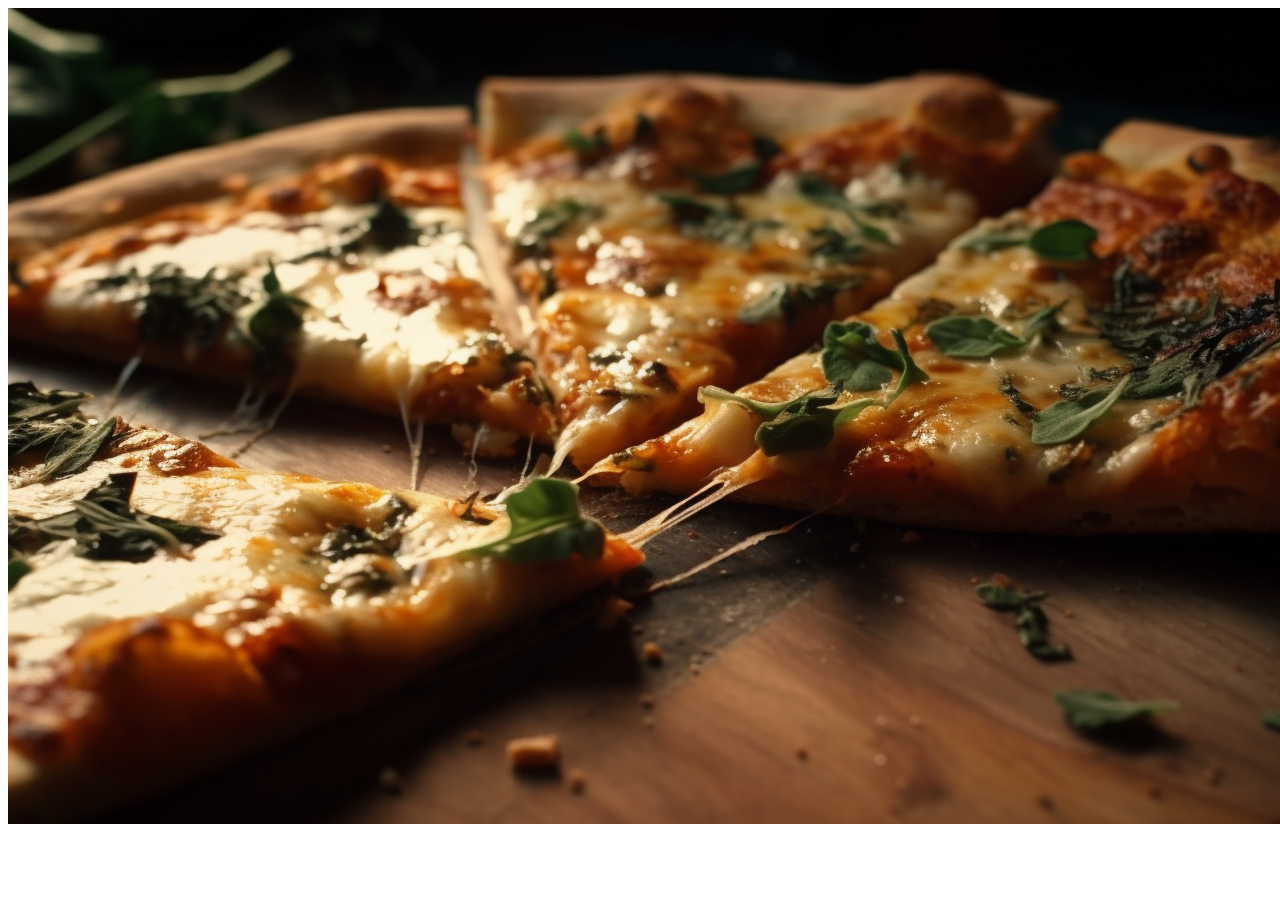
<file: Taste_Website/index.html>
<!DOCTYPE html>
<html lang="en">
<head>
    <meta charset="UTF-8">
    <meta name="viewport" content="width=device-width, initial-scale=1.0">
    <title>TATSE</title>
</head>
<body>
    <img src="pizza.png" alt="pizza">
    
</body>
</html>
</file>
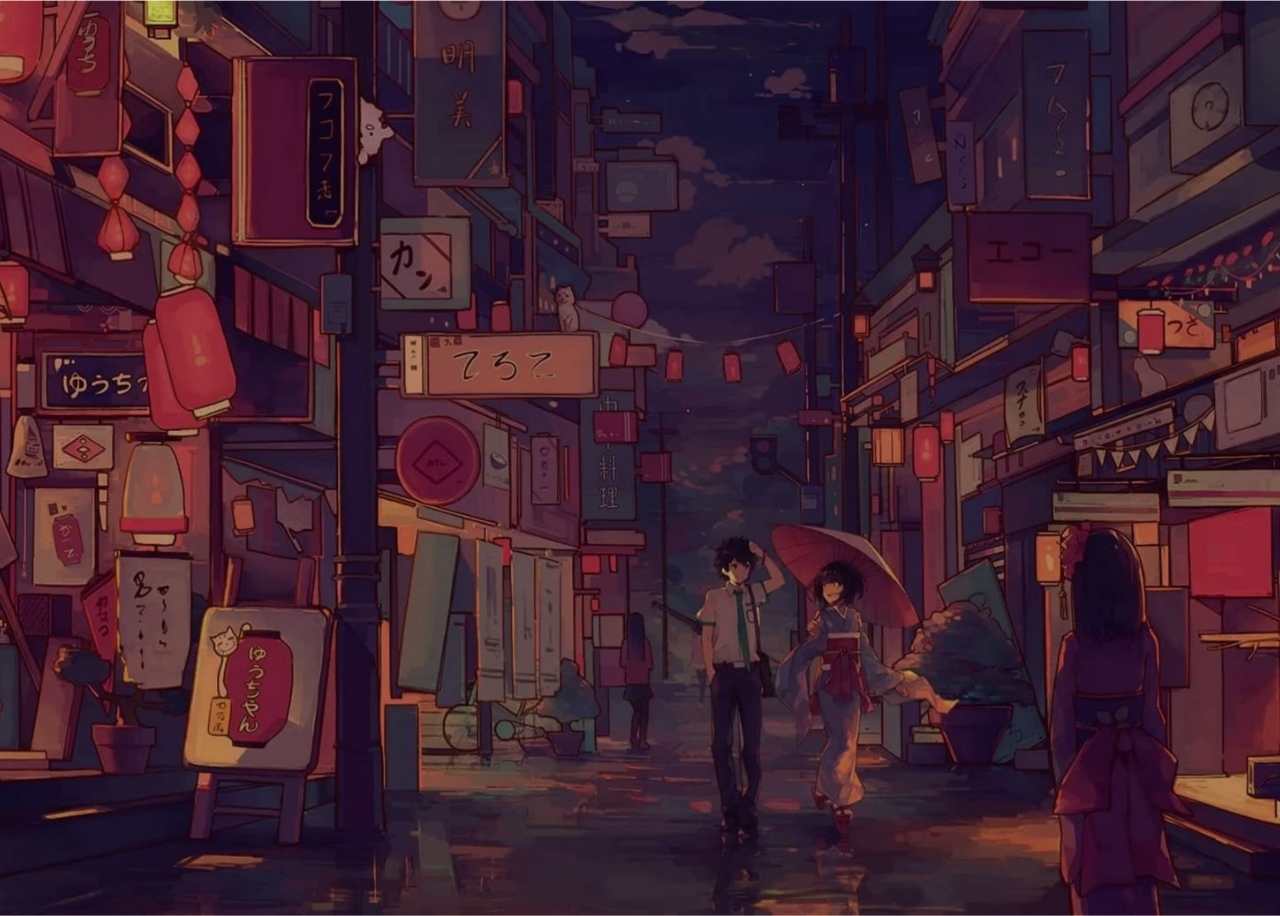
<file: The_Aesthetic.html/index.html>
<html>

<head>
    <link rel="stylesheet" href="style.css">
    <style>
        body {
            background-image: url(image.png);
            background-position: center;
            background-size: cover;
            background-repeat: no-repeat;


        }

        ::-webkit-scrollbar {
            display: none;
        }
    </style>

</head>

<body>


</body>

</html>
</file>
<file: The_Aesthetic.html/style.css>
body{
    width: 100%;
    height: 100vh;
    scrollbar-width: none;
}
</file>
